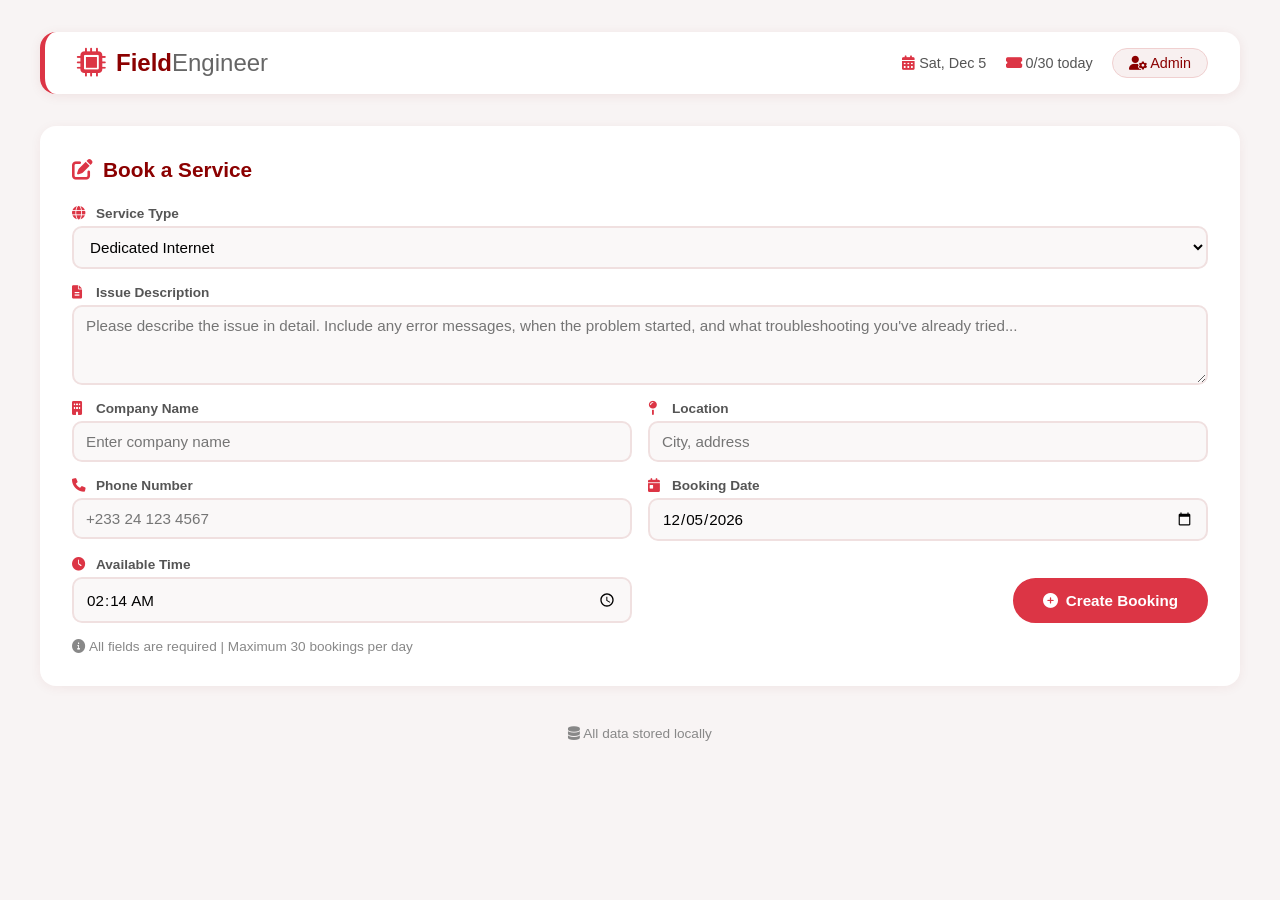
<file: project3/index.html>
<!DOCTYPE html>
<html lang="en">
<head>
    <meta charset="UTF-8" />
    <meta name="viewport" content="width=device-width, initial-scale=1.0"/>
    <title>FieldEngineer · Book a Service</title>
    <link rel="stylesheet" href="https://cdnjs.cloudflare.com/ajax/libs/font-awesome/6.0.0-beta3/css/all.min.css" />
    <link rel="stylesheet" href="style.css" />
</head>
<body>
    <div class="container">
        <!-- Header -->
        <header class="header">
            <div class="logo">
                <i class="fas fa-microchip"></i>
                <h1>Field<span>Engineer</span></h1>
            </div>
            <div class="header-right">
                <span><i class="fas fa-calendar-alt"></i> <span id="dateDisplay"></span></span>
                <span><i class="fas fa-ticket-alt"></i> <span id="todayBookings">0</span>/30 today</span>
                <a href="admin.html" class="admin-btn"><i class="fas fa-user-cog"></i> Admin</a>
            </div>
        </header>

        <!-- Booking Form -->
        <section class="booking-section">
            <h2><i class="fas fa-pen-to-square"></i> Book a Service</h2>
            
            <form id="bookingForm">
                <!-- Row 1: Service & Description -->
                <div class="form-row">
                    <div class="form-group">
                        <label><i class="fas fa-globe"></i> Service Type</label>
                        <select id="serviceType" required>
                            <option value="Dedicated Internet">Dedicated Internet</option>
                            <option value="ISDN Service">ISDN Service</option>
                            <option value="VPN Service">VPN Service</option>
                        </select>
                    </div>
                    <div class="form-group full-width">
                        <label><i class="fas fa-file-alt"></i> Issue Description</label>
                        <textarea id="issueDescription" rows="3" placeholder="Please describe the issue in detail. Include any error messages, when the problem started, and what troubleshooting you've already tried..." required></textarea>
                    </div>
                </div>

                <!-- Row 2: Company & Location -->
                <div class="form-row">
                    <div class="form-group">
                        <label><i class="fas fa-building"></i> Company Name</label>
                        <input type="text" id="companyName" placeholder="Enter company name" required />
                    </div>
                    <div class="form-group">
                        <label><i class="fas fa-map-pin"></i> Location</label>
                        <input type="text" id="clientLocation" placeholder="City, address" required />
                    </div>
                </div>

                <!-- Row 3: Phone & Date -->
                <div class="form-row">
                    <div class="form-group">
                        <label><i class="fas fa-phone"></i> Phone Number</label>
                        <input type="tel" id="phoneNumber" placeholder="+233 24 123 4567" required />
                    </div>
                    <div class="form-group">
                        <label><i class="fas fa-calendar-day"></i> Booking Date</label>
                        <input type="date" id="bookingDate" required />
                    </div>
                </div>

                <!-- Row 4: Time & Submit -->
                <div class="form-row">
                    <div class="form-group">
                        <label><i class="fas fa-clock"></i> Available Time</label>
                        <input type="time" id="bookingTime" required />
                    </div>
                    <div class="form-group submit-group">
                        <button type="submit" class="btn-primary">
                            <i class="fas fa-plus-circle"></i> Create Booking
                        </button>
                    </div>
                </div>

                <div class="form-hint">
                    <i class="fas fa-info-circle"></i> All fields are required | Maximum 30 bookings per day
                </div>
            </form>
        </section>

        <!-- Footer -->
        <footer class="footer">
            <p><i class="fas fa-database"></i> All data stored locally</p>
        </footer>
    </div>

    <script src="script.js"></script>
</body>
</html>
</file>
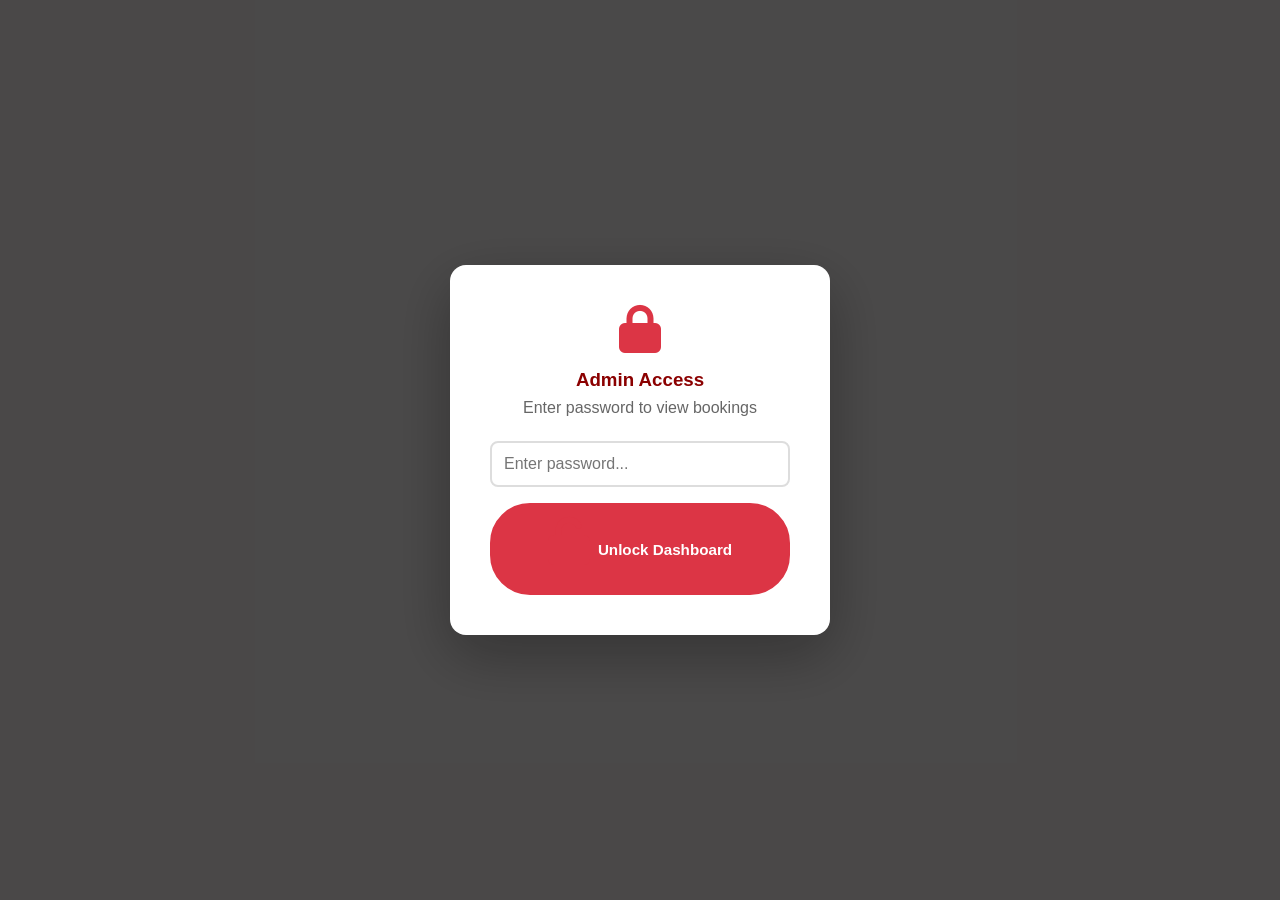
<file: project3/admin.html>
<!DOCTYPE html>
<html lang="en">
<head>
    <meta charset="UTF-8" />
    <meta name="viewport" content="width=device-width, initial-scale=1.0"/>
    <title>FieldEngineer · Admin Dashboard</title>
    <link rel="stylesheet" href="https://cdnjs.cloudflare.com/ajax/libs/font-awesome/6.0.0-beta3/css/all.min.css" />
    <link rel="stylesheet" href="style.css" />
    <style>
        /* Password overlay - Red theme */
        #passwordOverlay {
            position: fixed;
            top: 0;
            left: 0;
            width: 100%;
            height: 100%;
            background: rgba(0, 0, 0, 0.7);
            display: flex;
            justify-content: center;
            align-items: center;
            z-index: 9999;
        }
        
        .password-box {
            background: white;
            padding: 2.5rem;
            border-radius: 16px;
            max-width: 380px;
            width: 90%;
            text-align: center;
            box-shadow: 0 20px 60px rgba(0, 0, 0, 0.3);
        }
        
        .password-box i {
            font-size: 3rem;
            color: #dc3545;
            margin-bottom: 1rem;
        }
        
        .password-box h3 {
            color: #8b0000;
            margin-bottom: 0.5rem;
        }
        
        .password-box p {
            color: #666;
            margin-bottom: 1.5rem;
        }
        
        .password-box input {
            width: 100%;
            padding: 12px;
            border: 2px solid #ddd;
            border-radius: 8px;
            font-size: 1rem;
            margin-bottom: 1rem;
            outline: none;
        }
        
        .password-box input:focus {
            border-color: #dc3545;
            box-shadow: 0 0 0 3px rgba(220, 53, 69, 0.1);
        }
        
        .password-box .btn-primary {
            width: 100%;
            justify-content: center;
        }
        
        .error-msg {
            color: #dc3545;
            font-size: 0.85rem;
            display: none;
            margin-bottom: 1rem;
        }
        
        .error-msg.show {
            display: block;
        }
        
        #adminContent {
            display: none;
        }
        
        #adminContent.show {
            display: block;
        }
    </style>
</head>
<body>
    <!-- Password Overlay -->
    <div id="passwordOverlay">
        <div class="password-box">
            <i class="fas fa-lock"></i>
            <h3>Admin Access</h3>
            <p>Enter password to view bookings</p>
            <input type="password" id="passwordInput" placeholder="Enter password..." />
            <div class="error-msg" id="errorMsg">Incorrect password!</div>
            <button class="btn-primary" id="unlockBtn">
                <i class="fas fa-unlock"></i> Unlock Dashboard
            </button>
        </div>
    </div>

    <!-- Admin Content -->
    <div id="adminContent">
        <div class="container">
            <!-- Header -->
            <header class="header">
                <div class="logo">
                    <i class="fas fa-microchip"></i>
                    <h1>Field<span>Engineer</span></h1>
                </div>
                <div class="header-right">
                    <span><i class="fas fa-calendar-alt"></i> <span id="dateDisplay"></span></span>
                    <span><i class="fas fa-ticket-alt"></i> <span id="todayBookingsAdmin">0</span>/30 today</span>
                    <a href="index.html" class="admin-btn"><i class="fas fa-arrow-left"></i> Back</a>
                    <button onclick="logoutAdmin()" class="logout-btn">
                        <i class="fas fa-sign-out-alt"></i> Logout
                    </button>
                </div>
            </header>

            <!-- Dashboard -->
            <section class="dashboard-section">
                <div class="dashboard-header">
                    <h2><i class="fas fa-table"></i> Bookings Dashboard</h2>
                    <span class="record-count"><i class="fas fa-database"></i> <span id="bookingCount">0</span> records</span>
                </div>

                <!-- Stats -->
                <div class="stats">
                    <div class="stat-item">
                        <i class="fas fa-wifi"></i>
                        <span>Dedicated: <strong id="countDedicated">0</strong></span>
                    </div>
                    <div class="stat-item">
                        <i class="fas fa-phone"></i>
                        <span>ISDN: <strong id="countIsdn">0</strong></span>
                    </div>
                    <div class="stat-item">
                        <i class="fas fa-lock"></i>
                        <span>VPN: <strong id="countVpn">0</strong></span>
                    </div>
                    <div class="stat-item">
                        <i class="fas fa-calendar-check"></i>
                        <span>Total: <strong id="totalBookings">0</strong></span>
                    </div>
                    <div class="stat-item" style="color:#dc3545;">
                        <i class="fas fa-ticket-alt"></i>
                        <span>Today: <strong id="todayCount">0</strong>/30</span>
                    </div>
                </div>

                <!-- Table -->
                <div class="table-container">
                    <table>
                        <thead>
                            <tr>
                                <th>Service</th>
                                <th>Description</th>
                                <th>Company</th>
                                <th>Location</th>
                                <th>Phone</th>
                                <th>Date</th>
                                <th>Time</th>
                                <th style="text-align:right;">Action</th>
                            </tr>
                        </thead>
                        <tbody id="tableBody">
                            <tr class="empty-row">
                                <td colspan="8">No bookings yet</td>
                            </tr>
                        </tbody>
                    </table>
                </div>
            </section>

            <footer class="footer">
                <p><i class="fas fa-trash-alt"></i> Click <i class="fas fa-times-circle" style="color:#dc3545;"></i> to delete</p>
            </footer>
        </div>
    </div>

    <script src="admin.js"></script>
    <script>
        // Password protection
        (function() {
            const PASSWORD = 'admin123';
            const overlay = document.getElementById('passwordOverlay');
            const content = document.getElementById('adminContent');
            const passwordInput = document.getElementById('passwordInput');
            const unlockBtn = document.getElementById('unlockBtn');
            const errorMsg = document.getElementById('errorMsg');

            if (sessionStorage.getItem('adminAuth') === 'true') {
                overlay.style.display = 'none';
                content.classList.add('show');
            }

            function unlock() {
                if (passwordInput.value === PASSWORD) {
                    sessionStorage.setItem('adminAuth', 'true');
                    overlay.style.display = 'none';
                    content.classList.add('show');
                    errorMsg.classList.remove('show');
                } else {
                    errorMsg.classList.add('show');
                    passwordInput.value = '';
                    passwordInput.focus();
                }
            }

            unlockBtn.addEventListener('click', unlock);
            passwordInput.addEventListener('keypress', function(e) {
                if (e.key === 'Enter') unlock();
            });

            window.logoutAdmin = function() {
                sessionStorage.removeItem('adminAuth');
                overlay.style.display = 'flex';
                content.classList.remove('show');
                passwordInput.value = '';
                errorMsg.classList.remove('show');
                passwordInput.focus();
            };
        })();
    </script>
</body>
</html>
</file>
<file: project3/style.css>
/* Reset & Base */
* {
    margin: 0;
    padding: 0;
    box-sizing: border-box;
    font-family: 'Segoe UI', Tahoma, Geneva, Verdana, sans-serif;
}

body {
    background: #f8f4f4;
    min-height: 100vh;
    display: flex;
    justify-content: center;
    padding: 2rem 1rem;
}

.container {
    max-width: 1200px;
    width: 100%;
}

/* Header - White with Red accent */
.header {
    background: white;
    padding: 1rem 2rem;
    border-radius: 16px;
    display: flex;
    justify-content: space-between;
    align-items: center;
    margin-bottom: 2rem;
    box-shadow: 0 2px 12px rgba(139, 0, 0, 0.08);
    border-left: 5px solid #dc3545;
    flex-wrap: wrap;
    gap: 1rem;
}

.logo {
    display: flex;
    align-items: center;
    gap: 10px;
}

.logo i {
    font-size: 1.8rem;
    color: #dc3545;
}

.logo h1 {
    font-size: 1.5rem;
    color: #8b0000;
}

.logo span {
    color: #666;
    font-weight: 300;
}

.header-right {
    display: flex;
    align-items: center;
    gap: 1.2rem;
    flex-wrap: wrap;
}

.header-right span {
    color: #555;
    font-size: 0.9rem;
}

.header-right span i {
    color: #dc3545;
}

.admin-btn, .logout-btn {
    background: #f8f0f0;
    padding: 6px 16px;
    border-radius: 40px;
    text-decoration: none;
    color: #8b0000;
    font-weight: 500;
    font-size: 0.9rem;
    border: 1px solid #f0d0d0;
    cursor: pointer;
    transition: 0.2s;
}

.admin-btn:hover, .logout-btn:hover {
    background: #dc3545;
    color: white;
    border-color: #dc3545;
}

.logout-btn {
    background: #dc3545;
    color: white;
    border-color: #dc3545;
}

.logout-btn:hover {
    background: #c82333;
}

/* Booking & Dashboard Sections */
.booking-section, .dashboard-section {
    background: white;
    padding: 2rem;
    border-radius: 16px;
    box-shadow: 0 2px 12px rgba(139, 0, 0, 0.06);
    margin-bottom: 1.5rem;
}

.booking-section h2, .dashboard-header h2 {
    font-size: 1.3rem;
    color: #8b0000;
    margin-bottom: 1.5rem;
    display: flex;
    align-items: center;
    gap: 10px;
}

.booking-section h2 i, .dashboard-header h2 i {
    color: #dc3545;
}

/* Form */
.form-row {
    display: flex;
    flex-wrap: wrap;
    gap: 1rem;
    margin-bottom: 1rem;
}

.form-group {
    flex: 1 0 200px;
    display: flex;
    flex-direction: column;
    gap: 5px;
}

.form-group.full-width {
    flex: 1 0 100%;
}

.form-group label {
    font-size: 0.85rem;
    font-weight: 600;
    color: #555;
    display: flex;
    align-items: center;
    gap: 6px;
}

.form-group label i {
    color: #dc3545;
    width: 18px;
}

.form-group input,
.form-group select,
.form-group textarea {
    padding: 10px 12px;
    border: 2px solid #f0e0e0;
    border-radius: 10px;
    font-size: 0.95rem;
    background: #faf8f8;
    transition: 0.2s;
    outline: none;
    width: 100%;
}

.form-group textarea {
    resize: vertical;
    min-height: 80px;
    font-family: inherit;
}

.form-group input:focus,
.form-group select:focus,
.form-group textarea:focus {
    border-color: #dc3545;
    box-shadow: 0 0 0 3px rgba(220, 53, 69, 0.1);
    background: white;
}

.submit-group {
    display: flex;
    justify-content: flex-end;
    align-items: flex-end;
}

.form-hint {
    font-size: 0.85rem;
    color: #888;
    margin-top: 0.5rem;
}

/* Buttons - Red theme */
.btn-primary {
    background: #dc3545;
    border: none;
    padding: 12px 28px;
    border-radius: 40px;
    color: white;
    font-weight: 600;
    font-size: 0.95rem;
    display: inline-flex;
    align-items: center;
    gap: 8px;
    cursor: pointer;
    transition: 0.2s;
    border: 2px solid #dc3545;
}

.btn-primary:hover {
    background: #c82333;
    border-color: #c82333;
    transform: scale(1.02);
}

.delete-btn {
    background: transparent;
    border: none;
    color: #dc3545;
    font-size: 1.1rem;
    cursor: pointer;
    padding: 4px 8px;
    transition: 0.2s;
}

.delete-btn:hover {
    color: #c82333;
    transform: scale(1.1);
}

/* Dashboard Header */
.dashboard-header {
    display: flex;
    justify-content: space-between;
    align-items: center;
    flex-wrap: wrap;
    gap: 1rem;
    margin-bottom: 1.5rem;
}

.record-count {
    background: #f8f0f0;
    padding: 6px 16px;
    border-radius: 40px;
    font-size: 0.9rem;
    color: #8b0000;
    border: 1px solid #f0d0d0;
}

/* Stats - Red theme */
.stats {
    display: flex;
    flex-wrap: wrap;
    gap: 1rem;
    background: #faf4f4;
    padding: 0.8rem 1.2rem;
    border-radius: 40px;
    margin-bottom: 1.5rem;
    border: 1px solid #f0e0e0;
}

.stat-item {
    display: flex;
    align-items: center;
    gap: 6px;
    color: #555;
    font-weight: 500;
}

.stat-item i {
    color: #dc3545;
}

.stat-item strong {
    color: #8b0000;
}

/* Table */
.table-container {
    overflow-x: auto;
}

table {
    width: 100%;
    border-collapse: collapse;
    font-size: 0.9rem;
}

th {
    text-align: left;
    padding: 12px 8px 12px 0;
    color: #8b0000;
    font-weight: 600;
    border-bottom: 2px solid #f0e0e0;
    background: #faf8f8;
}

td {
    padding: 12px 8px 12px 0;
    border-bottom: 1px solid #f0e8e8;
    color: #333;
    vertical-align: middle;
}

tr:last-child td {
    border-bottom: none;
}

tr:hover td {
    background: #faf8f8;
}

.empty-row td {
    padding: 2rem 0;
    text-align: center;
    color: #999;
}

.badge {
    background: #f8f0f0;
    padding: 4px 12px;
    border-radius: 40px;
    font-size: 0.75rem;
    font-weight: 500;
    color: #8b0000;
    display: inline-block;
    white-space: nowrap;
    border: 1px solid #f0d0d0;
}

.description-cell {
    max-width: 150px;
    font-size: 0.85rem;
    color: #555;
    white-space: nowrap;
    overflow: hidden;
    text-overflow: ellipsis;
}

/* Footer */
.footer {
    text-align: center;
    color: #888;
    font-size: 0.85rem;
    padding: 1rem 0;
}

/* Responsive */
@media (max-width: 768px) {
    .header {
        flex-direction: column;
        align-items: stretch;
        text-align: center;
    }
    .header-right {
        justify-content: center;
        flex-wrap: wrap;
    }
    .form-group {
        flex: 1 0 100%;
    }
    .submit-group {
        justify-content: center;
    }
    .dashboard-header {
        flex-direction: column;
        text-align: center;
    }
    .stats {
        justify-content: center;
    }
    .stat-item {
        flex: 0 0 auto;
    }
}
</file>
